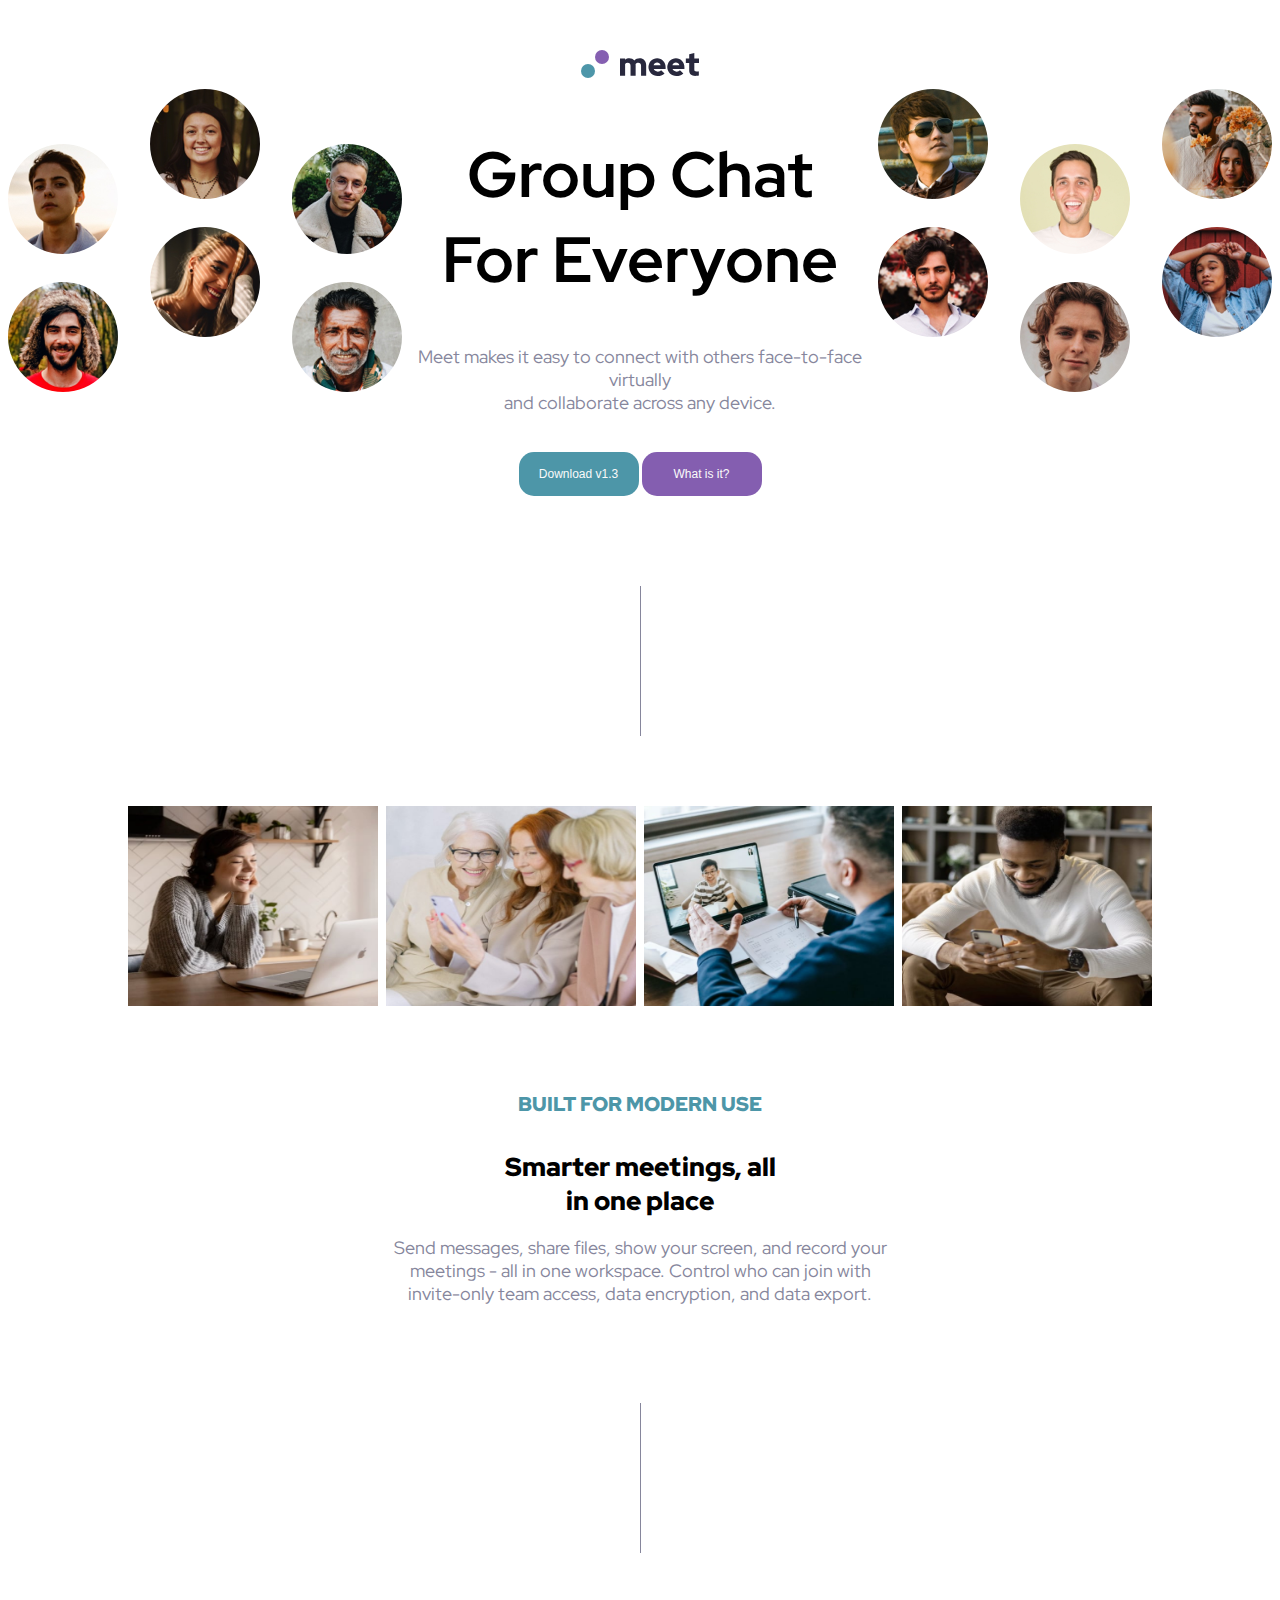
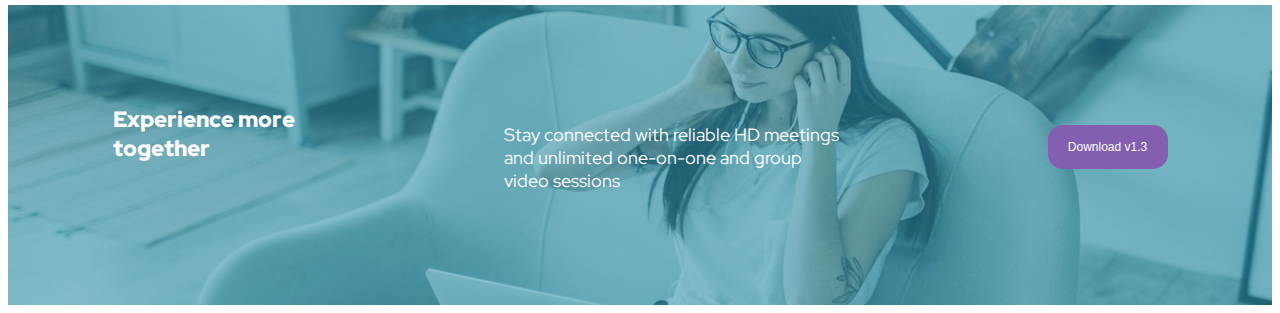
<file: index.html>
<!DOCTYPE html>
<html lang="en">
<head>
    <meta charset="UTF-8">
    <meta http-equiv="X-UA-Compatible" content="IE=edge">
    <meta name="viewport" content="width=device-width, initial-scale=1.0">
    <title>Document</title>
    <link rel="stylesheet" href="./index.css">
    <link rel="icon" type="favicon-32x32/png" href="./starter-code/utils/assets/icons/favicon-32x32.png">
    <link rel="preconnect" href="https://fonts.googleapis.com">
    <link rel="preconnect" href="https://fonts.gstatic.com" crossorigin>
    <link href="https://fonts.googleapis.com/css2?family=Red+Hat+Display&display=swap" rel="stylesheet">
</head>
<body>
    <div class="mainContainer">
        <svg width="119" height="28" xmlns="http://www.w3.org/2000/svg"><g fill="none" fill-rule="evenodd"><g><circle fill="#4D96A9" cx="7" cy="21" r="7"/><circle fill="#855FB1" cx="21" cy="7" r="7"/></g>
        <path d="M44.121 25.676V13.95c.316-.41.701-.718 1.154-.923a3.677 3.677 0 011.533-.308c.822 0 1.48.286 1.976.859.495.572.743 1.323.743 2.251v9.848h5.121v-10.56c0-.195-.005-.384-.016-.567a8.383 8.383 0 00-.047-.535c.337-.41.738-.729 1.201-.956.464-.226.98-.34 1.55-.34.821 0 1.48.286 1.975.859.495.572.743 1.323.743 2.251v9.848h5.121v-10.56c0-2.009-.606-3.661-1.817-4.957-1.212-1.296-2.767-1.944-4.663-1.944-1.096 0-2.108.206-3.035.616a6.956 6.956 0 00-2.403 1.75 6.042 6.042 0 00-2.134-1.734c-.853-.42-1.796-.632-2.829-.632-.78 0-1.523.12-2.229.357a6.264 6.264 0 00-1.944 1.069V8.539H39v17.137h5.121zM76.556 26c1.39 0 2.64-.205 3.746-.615 1.106-.41 2.186-1.07 3.24-1.977l-3.382-3.077c-.4.41-.885.729-1.455.956a5.082 5.082 0 01-1.896.34c-.97 0-1.813-.254-2.53-.762a4.508 4.508 0 01-1.58-1.96h11.918V17.61c0-1.34-.21-2.586-.632-3.742-.422-1.155-1.007-2.143-1.755-2.964a8.225 8.225 0 00-2.671-1.943c-1.033-.476-2.16-.713-3.383-.713a8.657 8.657 0 00-3.43.68 8.445 8.445 0 00-2.766 1.879 8.9 8.9 0 00-1.849 2.835 8.985 8.985 0 00-.68 3.482c0 1.23.237 2.392.712 3.482a8.93 8.93 0 001.928 2.835 8.776 8.776 0 002.893 1.879 9.404 9.404 0 003.572.68zm3.035-10.755h-6.987c.253-.864.685-1.533 1.296-2.008.612-.475 1.339-.713 2.182-.713.822 0 1.543.248 2.165.745.622.497 1.07 1.155 1.344 1.976zM95.365 26c1.391 0 2.64-.205 3.746-.615 1.107-.41 2.187-1.07 3.24-1.977l-3.382-3.077c-.4.41-.885.729-1.454.956a5.082 5.082 0 01-1.897.34c-.97 0-1.812-.254-2.529-.762a4.508 4.508 0 01-1.58-1.96h11.918V17.61c0-1.34-.211-2.586-.633-3.742-.421-1.155-1.006-2.143-1.754-2.964a8.225 8.225 0 00-2.671-1.943c-1.033-.476-2.16-.713-3.383-.713a8.657 8.657 0 00-3.43.68 8.445 8.445 0 00-2.766 1.879 8.9 8.9 0 00-1.85 2.835 8.985 8.985 0 00-.68 3.482c0 1.23.238 2.392.712 3.482a8.93 8.93 0 001.929 2.835 8.776 8.776 0 002.892 1.879 9.404 9.404 0 003.572.68zM98.4 15.245h-6.986c.253-.864.685-1.533 1.296-2.008.611-.475 1.338-.713 2.181-.713.822 0 1.544.248 2.166.745.621.497 1.07 1.155 1.343 1.976zm15.87 10.658c.484 0 1.085-.049 1.802-.146.716-.097 1.306-.221 1.77-.372V21.14c-.422.13-.811.221-1.17.275a7.639 7.639 0 01-1.138.081c-.822 0-1.396-.156-1.723-.47-.326-.313-.49-.847-.49-1.603v-6.511H118V8.539h-4.679V3l-5.12 1.134v4.405h-3.383v4.374h3.382v7.548c0 1.792.511 3.147 1.533 4.065 1.022.918 2.535 1.377 4.537 1.377z" 
        fill="#28283D" fill-rule="nonzero"/></g></svg>
    </div>
    <div class="parentContainer">
        <div class="firstContainer">
            <img src="./starter-code/utils/assets/images/image-hero-left.png" alt="hero-left">
        </div>
        <div class="secondContainer">
            <h1 class="heading">Group Chat<br>For Everyone</h1>
            <p style="font-size: 18px; color: hsl(240, 10%, 57%);  margin-top: 8px;">Meet makes it easy to connect with others face-to-face virtually<br>and collaborate across any device.</p>
            <button class="button1">Download v1.3</button>
            <button class="button2">What is it?</button>
        </div>
        <div class="thirdContainer">
            <img src="./starter-code/utils/assets/images/image-hero-right.png" alt="hero-right">
        </div>
    </div>
    <div class="line-circle">
        <div class="vertical-line"></div>
    </div>
        <!--<div class="circle-container">
            <svg width="100" height="100">
                <circle cx="50" cy="50" r="40" stroke="black" stroke-width="1" fill="white"/>
            </svg>
            <text fill="#00" font-size="18" font-family="sans-serif" position="absolute" text-align="center">01</text>
        </div>-->
    
    <div class="photo-parent">
        <div>
            <img src="./starter-code/utils/assets/images/image-woman-in-videocall.jpg" alt="woman in video call" width="250" height="200">
        </div>
        <div>
            <img src="./starter-code/utils/assets/images/image-women-videochatting.jpg" alt="women videochatting" width="250" height="200">
        </div>
        <div>
            <img src="./starter-code/utils/assets/images/image-men-in-meeting.jpg" alt="men in meeting" width="250" height="200">
        </div>
        <div>
            <img src="./starter-code/utils/assets/images/image-man-texting.jpg" alt="man texting" width="250" height="200">
        </div>
    </div>
    <div class="text-word">
        <h5 class="word_1"><strong>BUILT FOR MODERN USE</strong></h5>
        <h1 class="word_2"><strong>Smarter meetings, all<br>in one place</strong></h5>
        <p class="word_3">Send messages, share files, show your screen, and record your<br>meetings - all in one workspace. Control who can join with<br>
        invite-only team access, data encryption, and data export.</p>
    </div>
    <div class="vertical-line"></div>
    <footer>
        <div class="text-container">
            <div class="text_1">
                <strong>Experience more<br/>together</strong>
            </div>
            <div class="text_2">
                <p>Stay connected with reliable HD meetings<br/>and unlimited one-on-one and group<br/>video sessions</p>
            </div>
            <div class="text_3">
                <button class="button3">Download v1.3</button>
            </div>
        </div>
    </footer>   
</body>
</html>
</file>
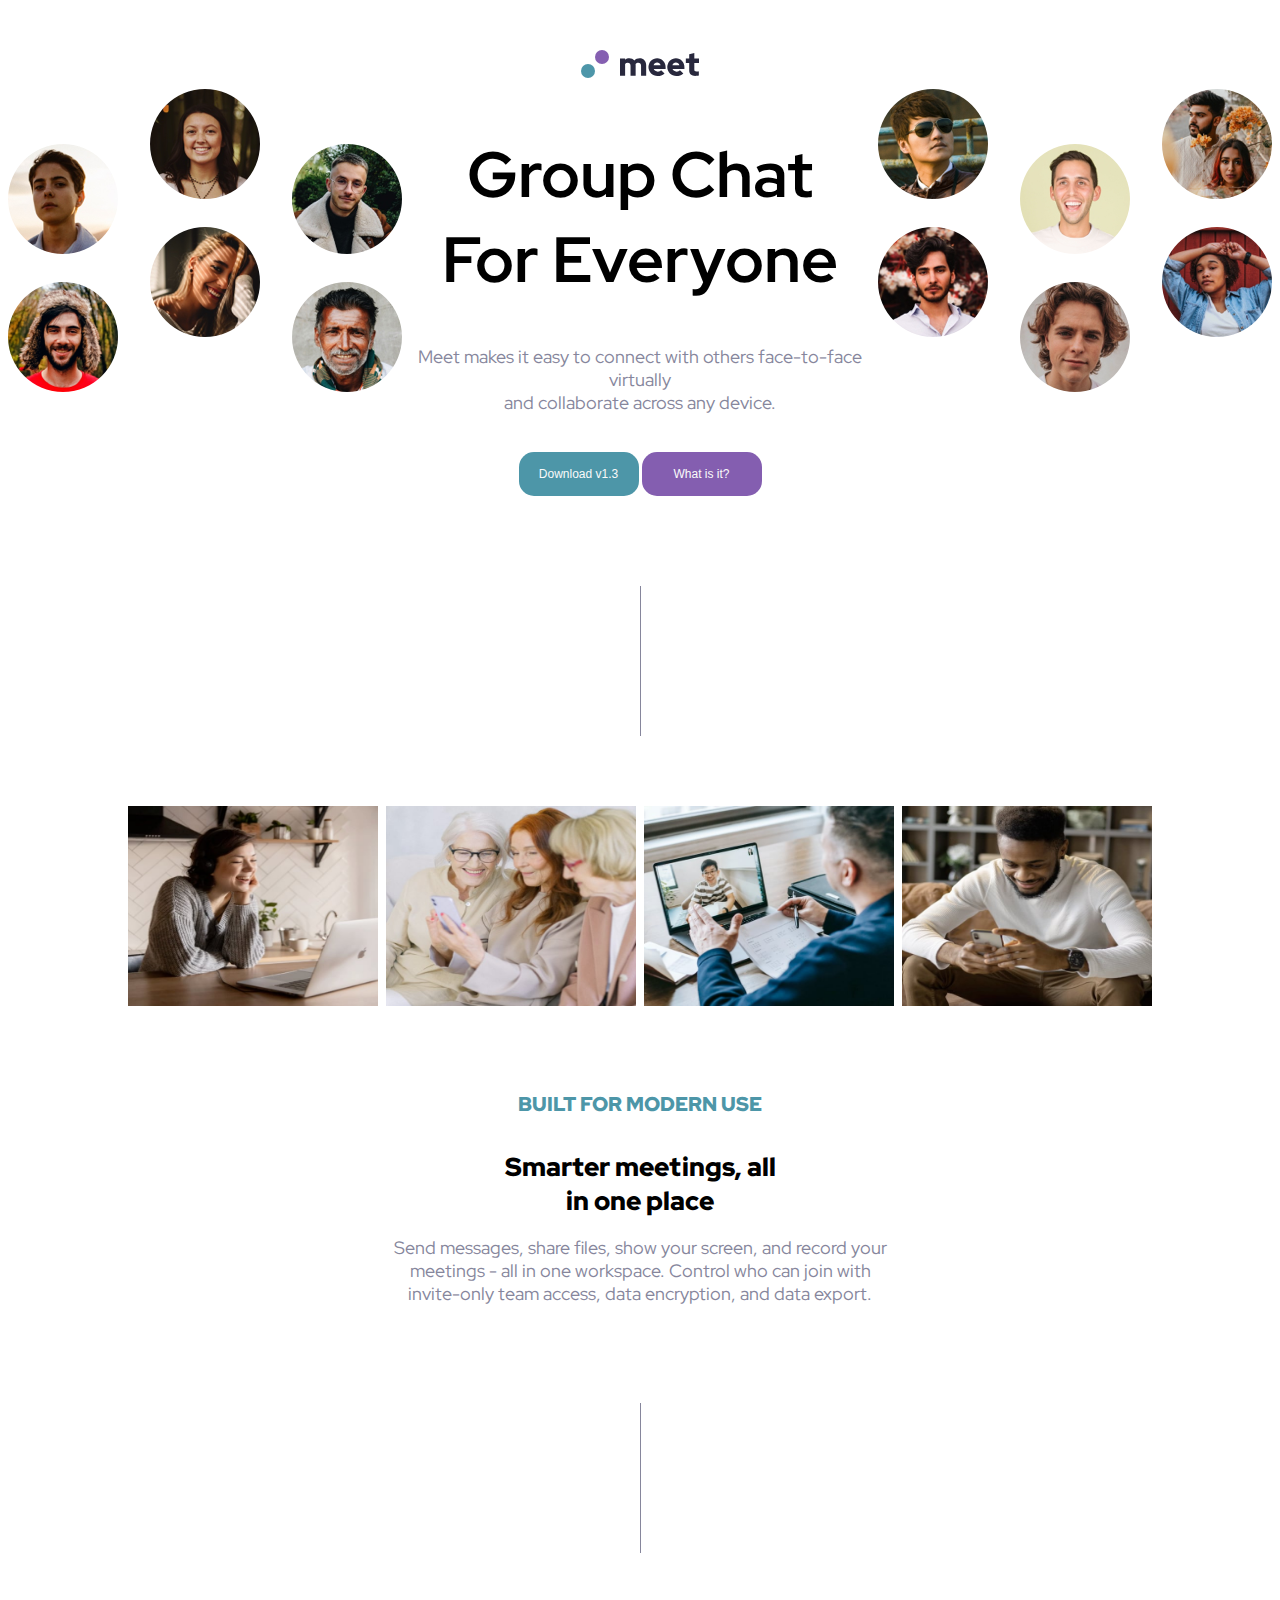
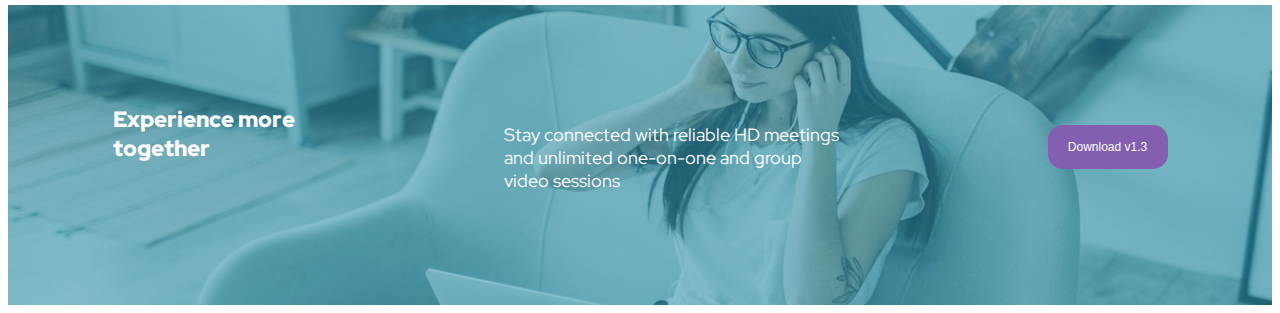
<file: starter-code/src/index.html>
<!DOCTYPE html>
<html lang="en">
<head>
    <meta charset="UTF-8">
    <meta http-equiv="X-UA-Compatible" content="IE=edge">
    <meta name="viewport" content="width=device-width, initial-scale=1.0">
    <title>Document</title>
    <link rel="stylesheet" href="./index.css">
    <link rel="icon" type="favicon-32x32/png" href="./favicon-32x32.png">
    <link rel="preconnect" href="https://fonts.googleapis.com">
    <link rel="preconnect" href="https://fonts.gstatic.com" crossorigin>
    <link href="https://fonts.googleapis.com/css2?family=Red+Hat+Display&display=swap" rel="stylesheet">
</head>
<body>
    <div class="mainContainer">
        <svg width="119" height="28" xmlns="http://www.w3.org/2000/svg"><g fill="none" fill-rule="evenodd"><g><circle fill="#4D96A9" cx="7" cy="21" r="7"/><circle fill="#855FB1" cx="21" cy="7" r="7"/></g>
        <path d="M44.121 25.676V13.95c.316-.41.701-.718 1.154-.923a3.677 3.677 0 011.533-.308c.822 0 1.48.286 1.976.859.495.572.743 1.323.743 2.251v9.848h5.121v-10.56c0-.195-.005-.384-.016-.567a8.383 8.383 0 00-.047-.535c.337-.41.738-.729 1.201-.956.464-.226.98-.34 1.55-.34.821 0 1.48.286 1.975.859.495.572.743 1.323.743 2.251v9.848h5.121v-10.56c0-2.009-.606-3.661-1.817-4.957-1.212-1.296-2.767-1.944-4.663-1.944-1.096 0-2.108.206-3.035.616a6.956 6.956 0 00-2.403 1.75 6.042 6.042 0 00-2.134-1.734c-.853-.42-1.796-.632-2.829-.632-.78 0-1.523.12-2.229.357a6.264 6.264 0 00-1.944 1.069V8.539H39v17.137h5.121zM76.556 26c1.39 0 2.64-.205 3.746-.615 1.106-.41 2.186-1.07 3.24-1.977l-3.382-3.077c-.4.41-.885.729-1.455.956a5.082 5.082 0 01-1.896.34c-.97 0-1.813-.254-2.53-.762a4.508 4.508 0 01-1.58-1.96h11.918V17.61c0-1.34-.21-2.586-.632-3.742-.422-1.155-1.007-2.143-1.755-2.964a8.225 8.225 0 00-2.671-1.943c-1.033-.476-2.16-.713-3.383-.713a8.657 8.657 0 00-3.43.68 8.445 8.445 0 00-2.766 1.879 8.9 8.9 0 00-1.849 2.835 8.985 8.985 0 00-.68 3.482c0 1.23.237 2.392.712 3.482a8.93 8.93 0 001.928 2.835 8.776 8.776 0 002.893 1.879 9.404 9.404 0 003.572.68zm3.035-10.755h-6.987c.253-.864.685-1.533 1.296-2.008.612-.475 1.339-.713 2.182-.713.822 0 1.543.248 2.165.745.622.497 1.07 1.155 1.344 1.976zM95.365 26c1.391 0 2.64-.205 3.746-.615 1.107-.41 2.187-1.07 3.24-1.977l-3.382-3.077c-.4.41-.885.729-1.454.956a5.082 5.082 0 01-1.897.34c-.97 0-1.812-.254-2.529-.762a4.508 4.508 0 01-1.58-1.96h11.918V17.61c0-1.34-.211-2.586-.633-3.742-.421-1.155-1.006-2.143-1.754-2.964a8.225 8.225 0 00-2.671-1.943c-1.033-.476-2.16-.713-3.383-.713a8.657 8.657 0 00-3.43.68 8.445 8.445 0 00-2.766 1.879 8.9 8.9 0 00-1.85 2.835 8.985 8.985 0 00-.68 3.482c0 1.23.238 2.392.712 3.482a8.93 8.93 0 001.929 2.835 8.776 8.776 0 002.892 1.879 9.404 9.404 0 003.572.68zM98.4 15.245h-6.986c.253-.864.685-1.533 1.296-2.008.611-.475 1.338-.713 2.181-.713.822 0 1.544.248 2.166.745.621.497 1.07 1.155 1.343 1.976zm15.87 10.658c.484 0 1.085-.049 1.802-.146.716-.097 1.306-.221 1.77-.372V21.14c-.422.13-.811.221-1.17.275a7.639 7.639 0 01-1.138.081c-.822 0-1.396-.156-1.723-.47-.326-.313-.49-.847-.49-1.603v-6.511H118V8.539h-4.679V3l-5.12 1.134v4.405h-3.383v4.374h3.382v7.548c0 1.792.511 3.147 1.533 4.065 1.022.918 2.535 1.377 4.537 1.377z" 
        fill="#28283D" fill-rule="nonzero"/></g></svg>
    </div>
    <div class="parentContainer">
        <div class="firstContainer">
            <img src="./image-hero-left.png" alt="hero-left">
        </div>
        <div class="secondContainer">
            <h1 class="heading">Group Chat<br>For Everyone</h1>
            <p style="font-size: 18px; color: hsl(240, 10%, 57%);  margin-top: 8px;">Meet makes it easy to connect with others face-to-face virtually<br>and collaborate across any device.</p>
            <button class="button1">Download v1.3</button>
            <button class="button2">What is it?</button>
        </div>
        <div class="thirdContainer">
            <img src="./image-hero-right.png" alt="hero-right">
        </div>
    </div>
    <div class="line-circle">
        <div class="vertical-line"></div>
    </div>
        <!--<div class="circle-container">
            <svg width="100" height="100">
                <circle cx="50" cy="50" r="40" stroke="black" stroke-width="1" fill="white"/>
            </svg>
            <text fill="#00" font-size="18" font-family="sans-serif" position="absolute" text-align="center">01</text>
        </div>-->
    
    <div class="photo-parent">
        <div>
            <img src="./image-woman-in-videocall.jpg" alt="woman in video call" width="250" height="200">
        </div>
        <div>
            <img src="./image-women-videochatting.jpg" alt="women videochatting" width="250" height="200">
        </div>
        <div>
            <img src="./image-men-in-meeting.jpg" alt="men in meeting" width="250" height="200">
        </div>
        <div>
            <img src="./image-man-texting.jpg" alt="man texting" width="250" height="200">
        </div>
    </div>
    <div class="text-word">
        <h5 class="word_1"><strong>BUILT FOR MODERN USE</strong></h5>
        <h1 class="word_2"><strong>Smarter meetings, all<br>in one place</strong></h5>
        <p class="word_3">Send messages, share files, show your screen, and record your<br>meetings - all in one workspace. Control who can join with<br>
        invite-only team access, data encryption, and data export.</p>
    </div>
    <div class="vertical-line"></div>
    <footer>
        <div class="text-container">
            <div class="text_1">
                <strong>Experience more<br/>together</strong>
            </div>
            <div class="text_2">
                <p>Stay connected with reliable HD meetings<br/>and unlimited one-on-one and group<br/>video sessions</p>
            </div>
            <div class="text_3">
                <button class="button3">Download v1.3</button>
            </div>
        </div>
    </footer>   
</body>
</html>
</file>
<file: index.css>
.parentContainer{
    display:flex;
    padding-top: 6px;
}
body{
    font-family: 'Red Hat Display', sans-serif;
}
.mainContainer{
    text-align: center;
    margin-top: 50px;
}
.secondContainer{
    text-align: center; 
    width: 550px; 
    height: 500;
    border-top: 5px;
}
.vertical-line{
    border-left: 1px solid hsl(240, 10%, 57%); 
    height: 150px; 
    position:absolute;
    left:50%;
    margin-top: 80px;
}
/*.circle-container{
    left: 50%;
    margin-top: 50px;
}*/
.photo-parent{
    display:flex;
    justify-content: space-between;
    margin-top: 300px;
    margin-left: 120px;
    margin-right: 120px;
}
.text-word{
    text-align: center;
    margin-top: 80px;
}
.word_1{
    color: hsl(192, 37%, 48%);
    font-size: 20px;
}
.word_2{
    border-top: 5px;
    font-size: 26px;
}
.word_3{
    font-size: 18px;
    color: hsl(240, 10%, 57%)
}
footer{
    background-image: url('./starter-code/utils/assets/images/image-footer.jpg');
    background-color: hsl(192, 37%, 48%);
    background-blend-mode: soft-light;
    background-repeat: no-repeat;
    margin-top: 300px;
    height: 300px;
    color: hsl(0, 0%, 98%)
}
.text-container{
    display: flex;
    justify-content: space-around;
    text-align: justify;
    padding-top: 100px;
}
button{
    border-radius: 15px;
    border: none;
    padding: 15px;
    font-size: 12px;
    margin: 20px 0 10px 0;
    width: 120px;
    color: hsl(0, 0%, 98%);
}
.button1{
    background-color: hsl(192, 37%, 48%);
}
.button1:hover{
    background-color: hsl(192, 90%, 77%);
}
.button2{
    background-color: hsl(268, 34%, 53%);
}
.button2:hover{
    background-color: hsl(268, 100%, 86%);
}
.button3{
    background-color: hsl(268, 34%, 53%);
}
.button3:hover{
    background-color: hsl(268, 100%, 86%);
}
.heading{
    font-size: 64px;  
}
.text_1{
    font-size: 22px;
    font-weight: bold;
}
.text_2{
    font-size: 18px;
}
span{
    color: hsl(240, 10%, 57%);
}
</file>
<file: starter-code/src/index.css>
.parentContainer{
    display:flex;
    padding-top: 6px;
}
body{
    font-family: 'Red Hat Display', sans-serif;
}
.mainContainer{
    text-align: center;
    margin-top: 50px;
}
.secondContainer{
    text-align: center; 
    width: 550px; 
    height: 500;
    border-top: 5px;
}
.vertical-line{
    border-left: 1px solid hsl(240, 10%, 57%); 
    height: 150px; 
    position:absolute;
    left:50%;
    margin-top: 80px;
}
/*.circle-container{
    left: 50%;
    margin-top: 50px;
}*/
.photo-parent{
    display:flex;
    justify-content: space-between;
    margin-top: 300px;
    margin-left: 120px;
    margin-right: 120px;
}
.text-word{
    text-align: center;
    margin-top: 80px;
}
.word_1{
    color: hsl(192, 37%, 48%);
    font-size: 20px;
}
.word_2{
    border-top: 5px;
    font-size: 26px;
}
.word_3{
    font-size: 18px;
    color: hsl(240, 10%, 57%)
}
footer{
    background-image: url('image-footer.jpg');
    background-color: hsl(192, 37%, 48%);
    background-blend-mode: soft-light;
    background-repeat: no-repeat;
    margin-top: 300px;
    height: 300px;
    color: hsl(0, 0%, 98%)
}
.text-container{
    display: flex;
    justify-content: space-around;
    text-align: justify;
    padding-top: 100px;
}
button{
    border-radius: 15px;
    border: none;
    padding: 15px;
    font-size: 12px;
    margin: 20px 0 10px 0;
    width: 120px;
    color: hsl(0, 0%, 98%);
}
.button1{
    background-color: hsl(192, 37%, 48%);
}
.button1:hover{
    background-color: hsl(192, 90%, 77%);
}
.button2{
    background-color: hsl(268, 34%, 53%);
}
.button2:hover{
    background-color: hsl(268, 100%, 86%);
}
.button3{
    background-color: hsl(268, 34%, 53%);
}
.button3:hover{
    background-color: hsl(268, 100%, 86%);
}
.heading{
    font-size: 64px;  
}
.text_1{
    font-size: 22px;
    font-weight: bold;
}
.text_2{
    font-size: 18px;
}
span{
    color: hsl(240, 10%, 57%);
}
</file>
